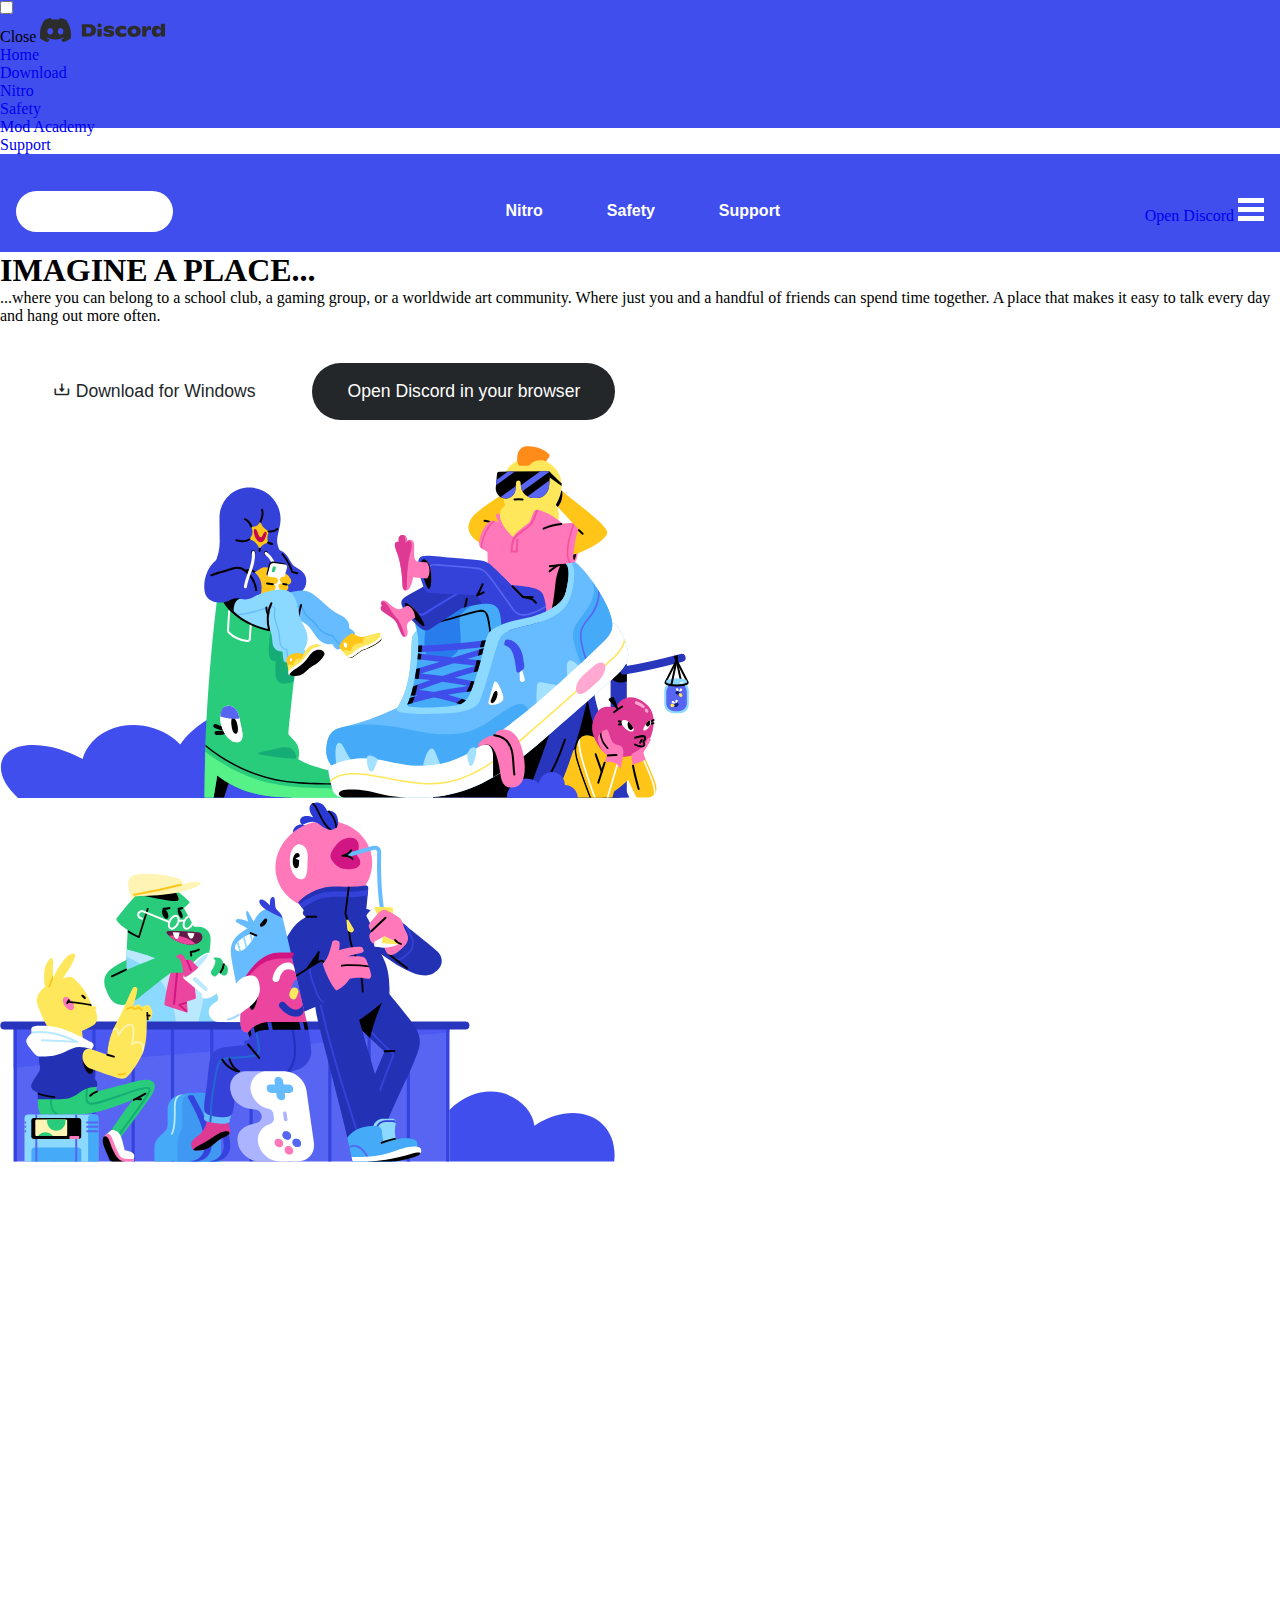
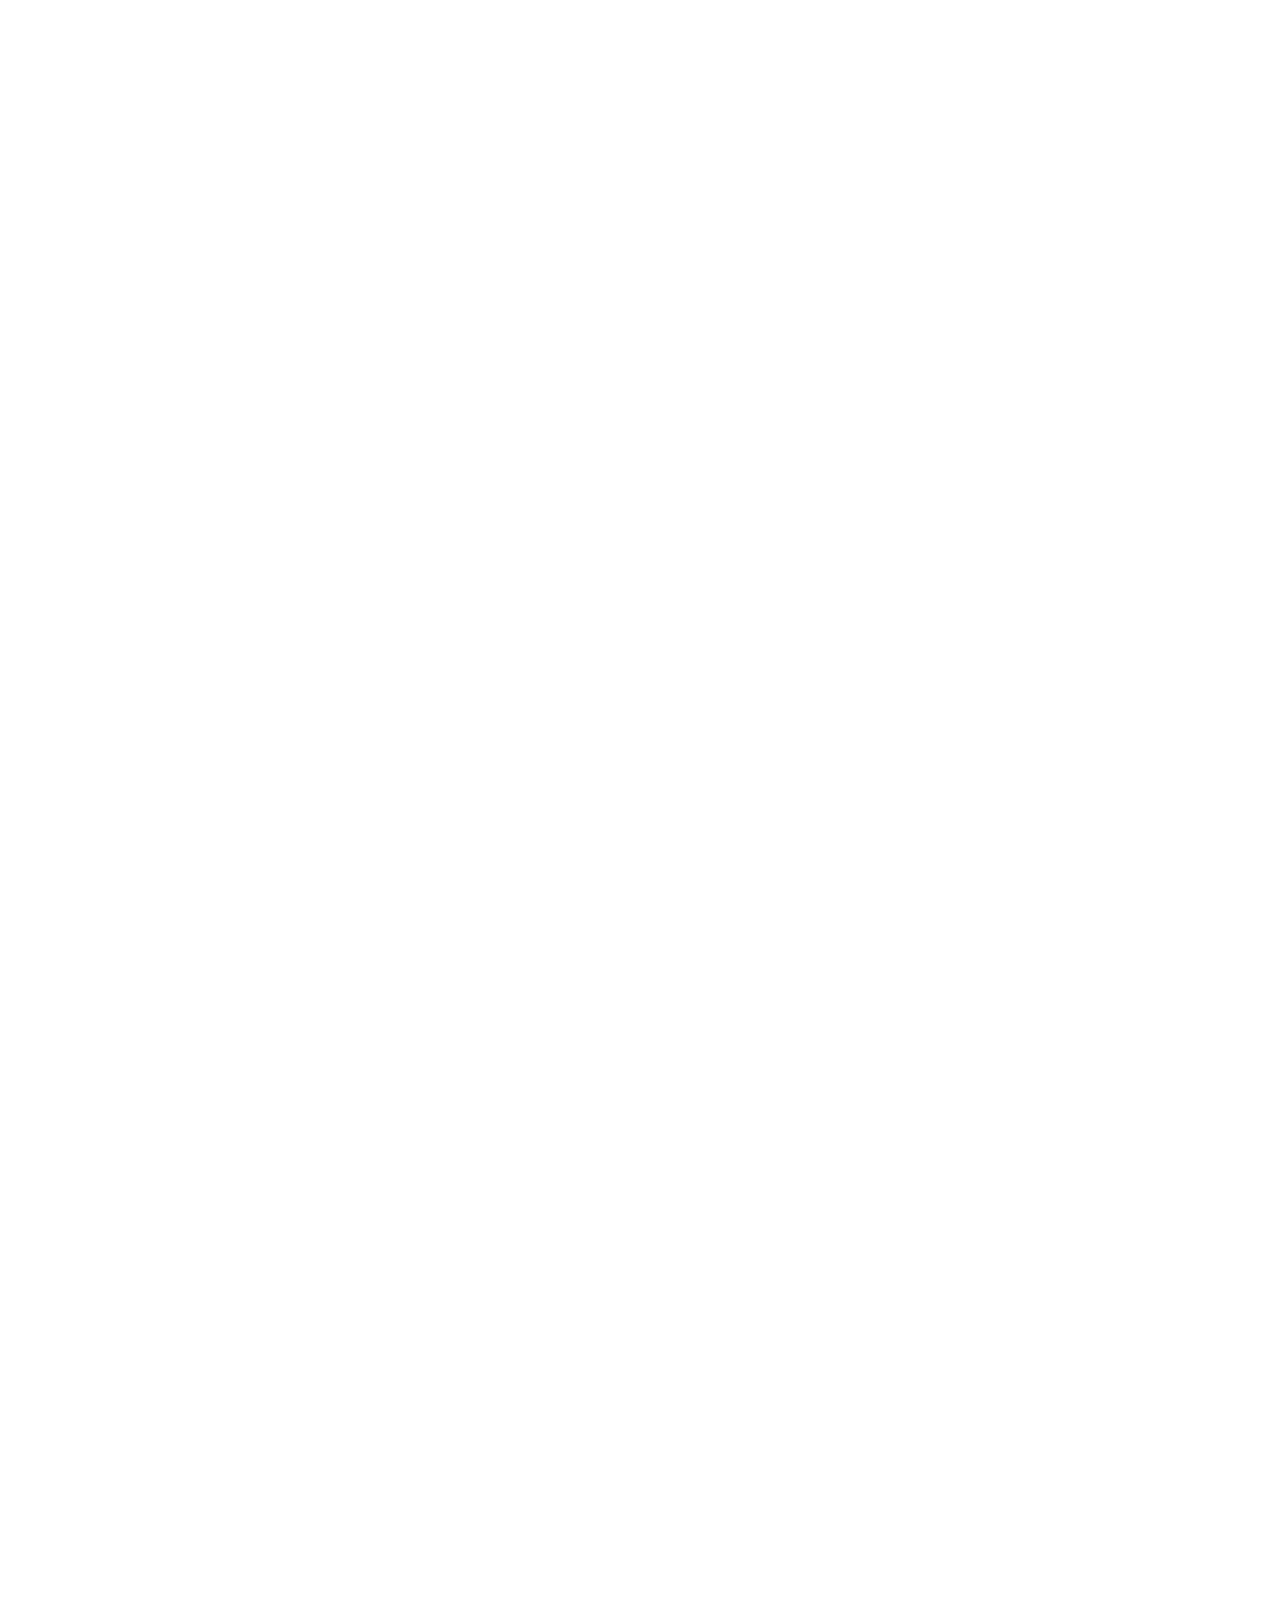
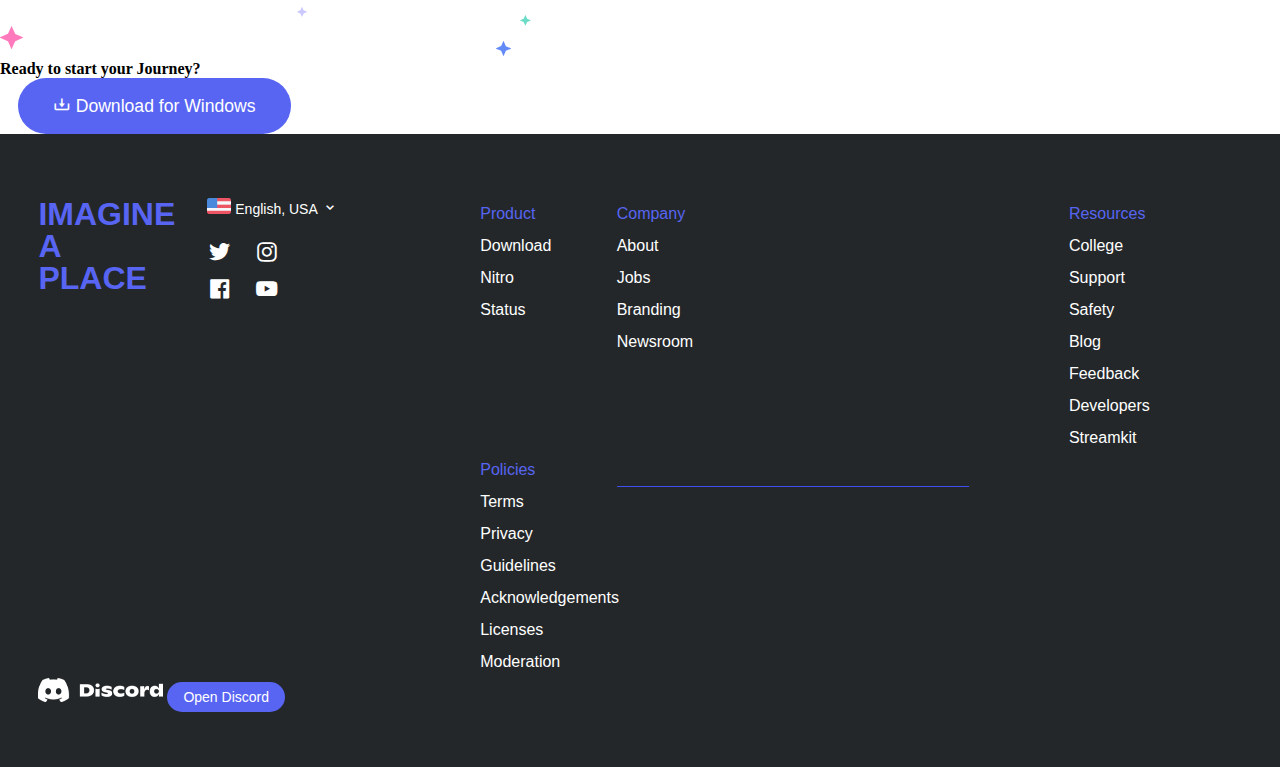
<file: index.html>
<!DOCTYPE html>
<html lang="en">

<head>
    <meta charset="UTF-8">
    <meta http-equiv="X-UA-Compatible" content="IE=edge">
    <meta name="viewport" content="width=device-width, initial-scale=1.0">
    <link rel="stylesheet" href="./styles/style.css">

    <link rel="preconnect" href="https://fonts.googleapis.com">
    <link rel="preconnect" href="https://fonts.gstatic.com" crossorigin>

    <link
        href="https://fonts.googleapis.com/css2?family=Montserrat:wght@100;200;300;400;500;600;700;800;900&display=swap"
        rel="stylesheet">

    <link rel="preconnect" href="https://fonts.googleapis.com">
    <link rel="preconnect" href="https://fonts.gstatic.com" crossorigin>
    <link href="https://fonts.googleapis.com/css2?family=Seymour+One&display=swap" rel="stylesheet">

    <link rel="preconnect" href="https://fonts.googleapis.com">
    <link rel="preconnect" href="https://fonts.gstatic.com" crossorigin>
    <link
        href="https://fonts.googleapis.com/css2?family=Montserrat:wght@100;200;300;400;500;600;700;800;900&family=Seymour+One&display=swap"
        rel="stylesheet">


    <link rel="preconnect" href="https://fonts.googleapis.com">
    <link rel="preconnect" href="https://fonts.gstatic.com" crossorigin>
    <link
        href="https://fonts.googleapis.com/css2?family=Montserrat:wght@100;200;300;400;500;600;700;800;900&family=Roboto:wght@100;400;500;700;900&family=Seymour+One&display=swap"
        rel="stylesheet">
    <link href='https://unpkg.com/boxicons@2.0.9/css/boxicons.min.css' rel='stylesheet'>

    <script src="./scripts/script.js"></script>


    <title>Discord Homepage FED</title>
</head>

<body>


        <section class="slide-menu">

            <input id="slide-menu-right-2" class="menu-toggle" type="checkbox" />

            <section class="menu-wrap">

                <label for="slide-menu-right-2" class="menu-close">Close</label>        
                <!-- <h1 class="menu-title">Menu 2</h1> -->
                <img src="images/Discord-logo2-dark.png" alt="">

                <div class="spacermenu"></div>

                <nav class="menu-list">
                    <ul>
                        <li>
                            <a href="#"><span  class="active">Home</span></a>
                            <!-- <a href="#">Home</a> -->
                        </li>
                        <li>
                            <a href="#">Download</a>
                        </li>
                        <li>
                            <a href="#">Nitro</a>
                        </li>
                        <li>
                            <a href="#">Safety</a>
                        </li>
                        <li>
                            <a href="#">Mod Academy</a>
                        </li>
                        <li>
                            <a href="#">Support</a>
                        </li>
                    </ul>
                </nav>
            </section>
            <label for="slide-menu-right-2" class="menu-overlay"></label>
        </section>

    <header>
        <a href="index.html"><img src="images/Discord-logo2.png" alt="logo"></a>
        <nav>
            <ul>
                <li><a class="nav-link" href="download.html">Download</a></li>
                <li><a class="nav-link" href="#">Nitro</a></li>
                <li><a class="nav-link" href="#">Safety</a></li>
                <li><a class="nav-link" href="#">Support</a></li>
            </ul>
        </nav>

        <div>
        <a class="Nav-bttn-right" href="#">Open Discord</a>
        <!-- <button><i class="bx bx-menu btn-open"></i></button> -->
        <!-- <label for="slide-menu-right-2" class="menu-button">
            <span></span>
            <span></span>
            <span></span>
        </label> -->
        <!-- <label for="slide-menu-right-2" class="menu-button">
            <i class="bx bx-menu btn-open">
        </label> -->

        <label for="slide-menu-right-2" class="menu-button">
            <img src="images/menu.png" alt="">
        </label>

        </div>
    </header>

    <!-- <section class="mobile-menu">
        <div>
        <a href="index.html"><img src="images/Discord-logo2-dark.png" alt="logo"></a>
        <button><i class="bx bx-x btn-close"></i></button>
        <div class="spacermenu"></div>
        </div>
        <nav>
            <ul>
                <li><a class="nav-link" href="download.html">Download</a></li>
                <li><a class="nav-link" href="#">Nitro</a></li>
                <li><a class="nav-link" href="#">Safety</a></li>
                <li><a class="nav-link" href="#">Support</a></li>
            </ul>
        </nav>

        <div>
        <a class="Nav-bttn-right" href="#">Open Discord</a>
        </div>
    </section> -->



    <main>

        <section>
            <div>
                <article>
                    <!-- <div> -->

                    <h1>IMAGINE A PLACE...</h1>
                    <p>...where you can belong to a school club, a gaming group, or a worldwide art community. Where
                        just
                        you
                        and a handful of friends can spend time together. A place that makes it easy to talk every day
                        and
                        hang
                        out more often.
                    </p>
                    <a class="bttn-light bttn-large" href="#"><i class="bx bx-download"></i> Download for Windows</a>
                    <a class="bttn-dark bttn-large" href="#">Open Discord in your browser</a>
                    <!-- </div> -->
                </article>

            </div>
            <img src="images/headerimgleft.svg" alt="header image on the left">
            <img src="images/headerimgright.svg" alt="header image on the right">
        </section>

        <section>
            <article class="reveal">
                <img src="images/discordimg1.svg" alt="Discord User interface showcase">
                <div>
                    <h2>Create an invite-only place where you belong</h2>
                    <p> Discord servers are organized into topic-based channels where you can collaborate, share, and
                        just talk
                        about your day without clogging up a group chat.
                    </p>
                </div>
            </article>
        </section>

        <section>
            <article class="reveal">
                <img src="images/discordimg2.svg" alt="Discord User interface showcase" class="order-2">

                <div class="order-1">
                    <div>
                    <h2>Where hanging out is easy</h2>
                    <p> Grab a seat in a voice channel when you’re free. Friends in your server can see you’re around
                        and
                        instantly pop in to talk without having to call.
                    </p>
                </div>

                </div>
            </article>
        </section>

        <section>
            <article class="reveal">
                <img src="images/discordimg3.svg" alt="Discord User interface showcase">
                <div>
                    <h2>From few to a fandom</h2>
                    <p> Get any community running with moderation tools and custom member access. Give members special
                        powers,
                        set up private channels, and more.
                    </p>
                </div>
            </article>
        </section>

        <section>

            <article class="reveal">
                <h3>RELIABLE TECH FOR STAYING CLOSE</h3>
                <p>Low-latency voice and video feels like you’re in the same room. Wave hello over video, watch friends
                    stream their games, or gather up and have a drawing session with screen share.
                </p>
                <img src="images/section3img.svg" alt="Discord User interface showcase">
            </article>

        </section>

        <section>
            <div>
                <img src="images/sparkles.svg" alt="sparkles">
                <h4>Ready to start your Journey?</h4>
                <a class="download-bttn bttn-large" href=""><i class="bx bx-download"></i> Download for Windows</a>
            </div>
        </section>

    </main>

    <footer>
        <div>
        <h5>IMAGINE A PLACE</h5>

        
            <section>
            <article>
                <img src="images/languageimg.png" alt="">
                <span>English, USA</span> <i class="bx bx-chevron-down"></i>
            </article>

            <section>
                <a href="" class="social-link">
                    <i class="bx bxl-twitter"></i>
                </a>
                <a href="" class="social-link">
                    <i class="bx bxl-instagram"></i>
                </a>
                <a href="" class="social-link">
                    <i class="bx bxl-facebook-square"></i>
                </a>
                <a href="" class="social-link">
                    <i class="bx bxl-youtube"></i>
                </a>
            </section>
            </section>
            <!-- <aside>
                <a href="" class="social-link"><i class="bx bxl-twitter"></a>
                <a href="" class="social-link"><i class="bx bxl-instagram"></a>
                <a href="" class="social-link"><i class="bx bxl-facebook-square"></a>
                <a href="" class="social-link"><i class="bx bxl-youtube"></i></a>
                </aside>

        </section> -->
    

            <div class="spacer"></div>


            <!-- <nav> -->
                <ul>
                    <label>Product</label>
                    <li><a href="">Download</a></li>
                    <li><a href="">Nitro</a></li>
                    <li><a href="">Status</a></li>
                </ul>

                <ul>
                    <label>Company</label>
                    <li><a href="">About</a></li>
                    <li><a href="">Jobs</a></li>
                    <li><a href="">Branding</a></li>
                    <li><a href="">Newsroom</a></li>
                </ul>

                <ul>
                    <label>Resources</label>
                    <li><a href="">College</a></li>
                    <li><a href="">Support</a></li>
                    <li><a href="">Safety</a></li>
                    <li><a href="">Blog</a></li>
                    <li><a href="">Feedback</a></li>
                    <li><a href="">Developers</a></li>
                    <li><a href="">Streamkit</a></li>
                </ul>

                <ul>
                    <label>Policies</label>
                    <li><a href="">Terms</a></li>
                    <li><a href="">Privacy</a></li>
                    <li><a href="">Guidelines</a></li>
                    <li><a href="">Acknowledgements</a></li>
                    <li><a href="">Licenses</a></li>
                    <li><a href="">Moderation</a></li>
                </ul>
            <!-- </nav> -->
            <div class="divider"></div>

        </div>



            <section>
                <a href=""><img src="images/Discord-logo2.png" alt="logo"></a>
                <a href="" class="footer-bttn">Open Discord</a>
            </section>

    </footer>




</body>

</html>
</file>
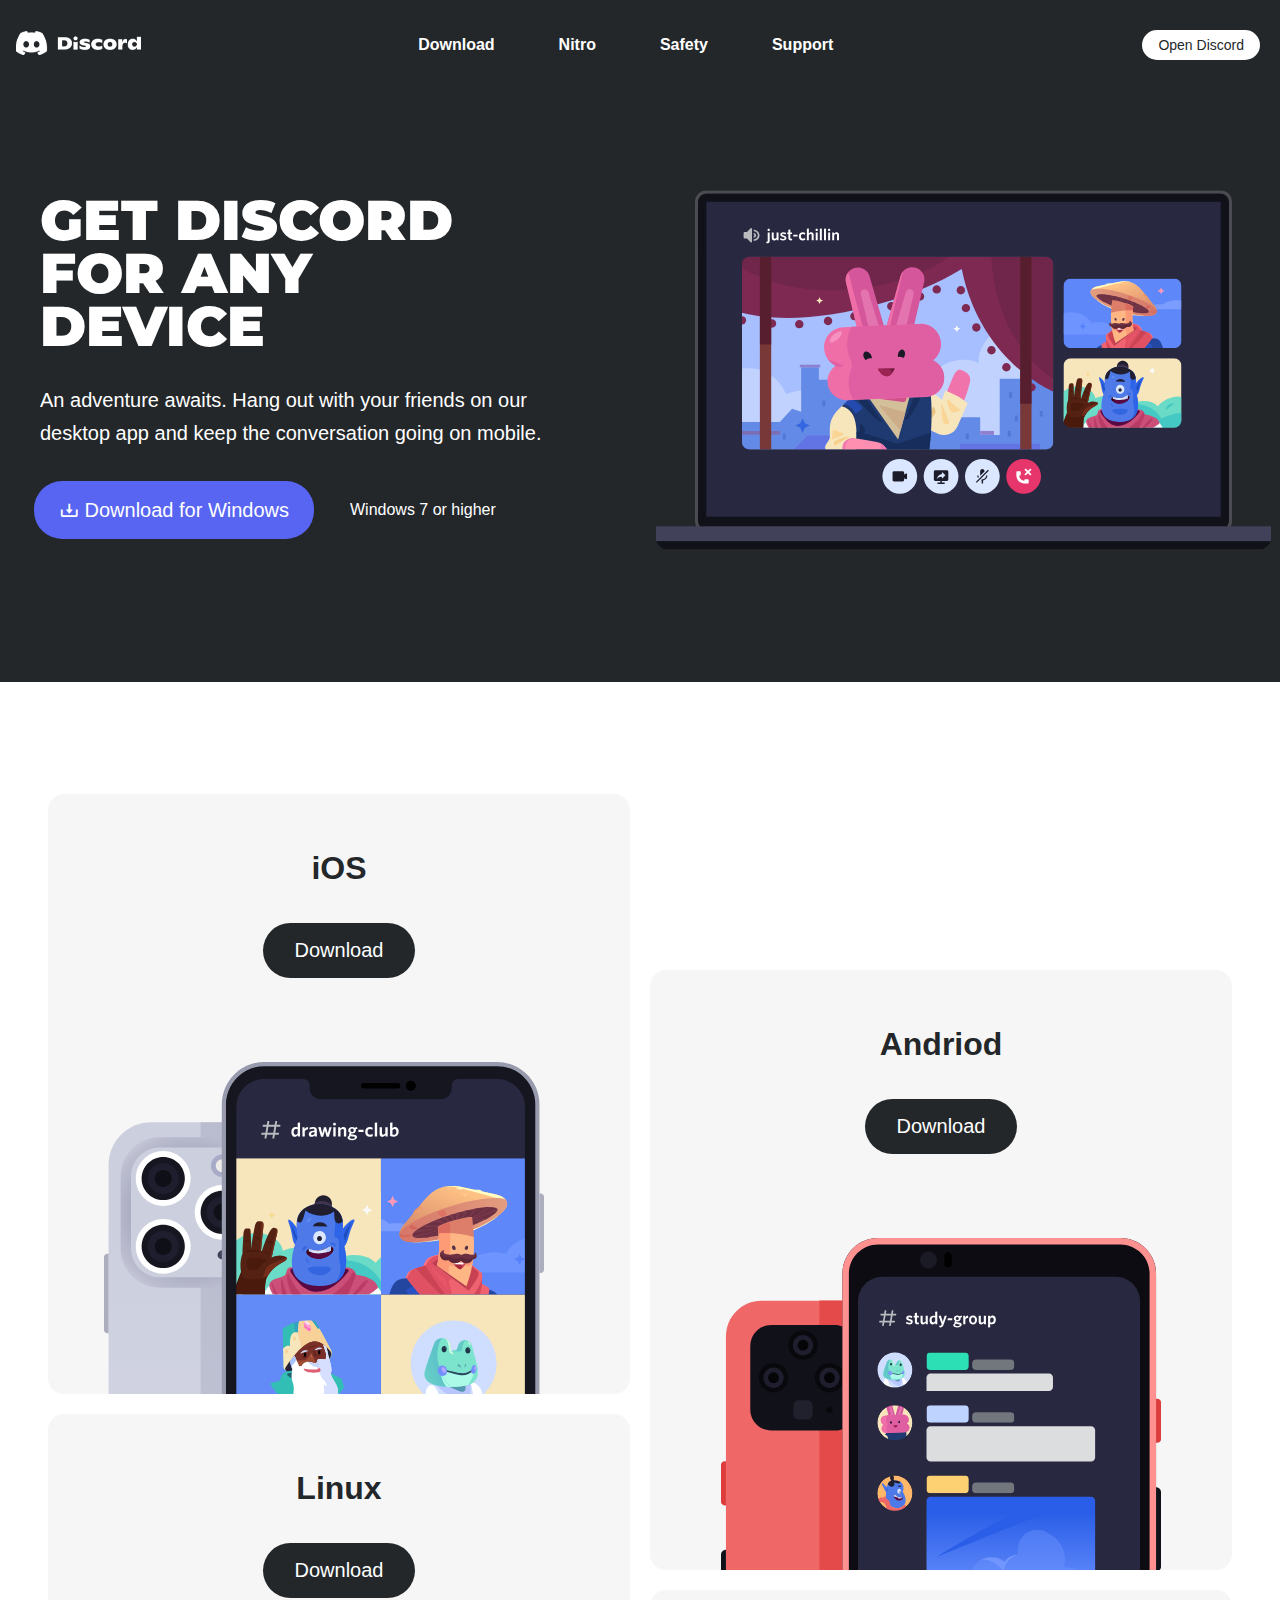
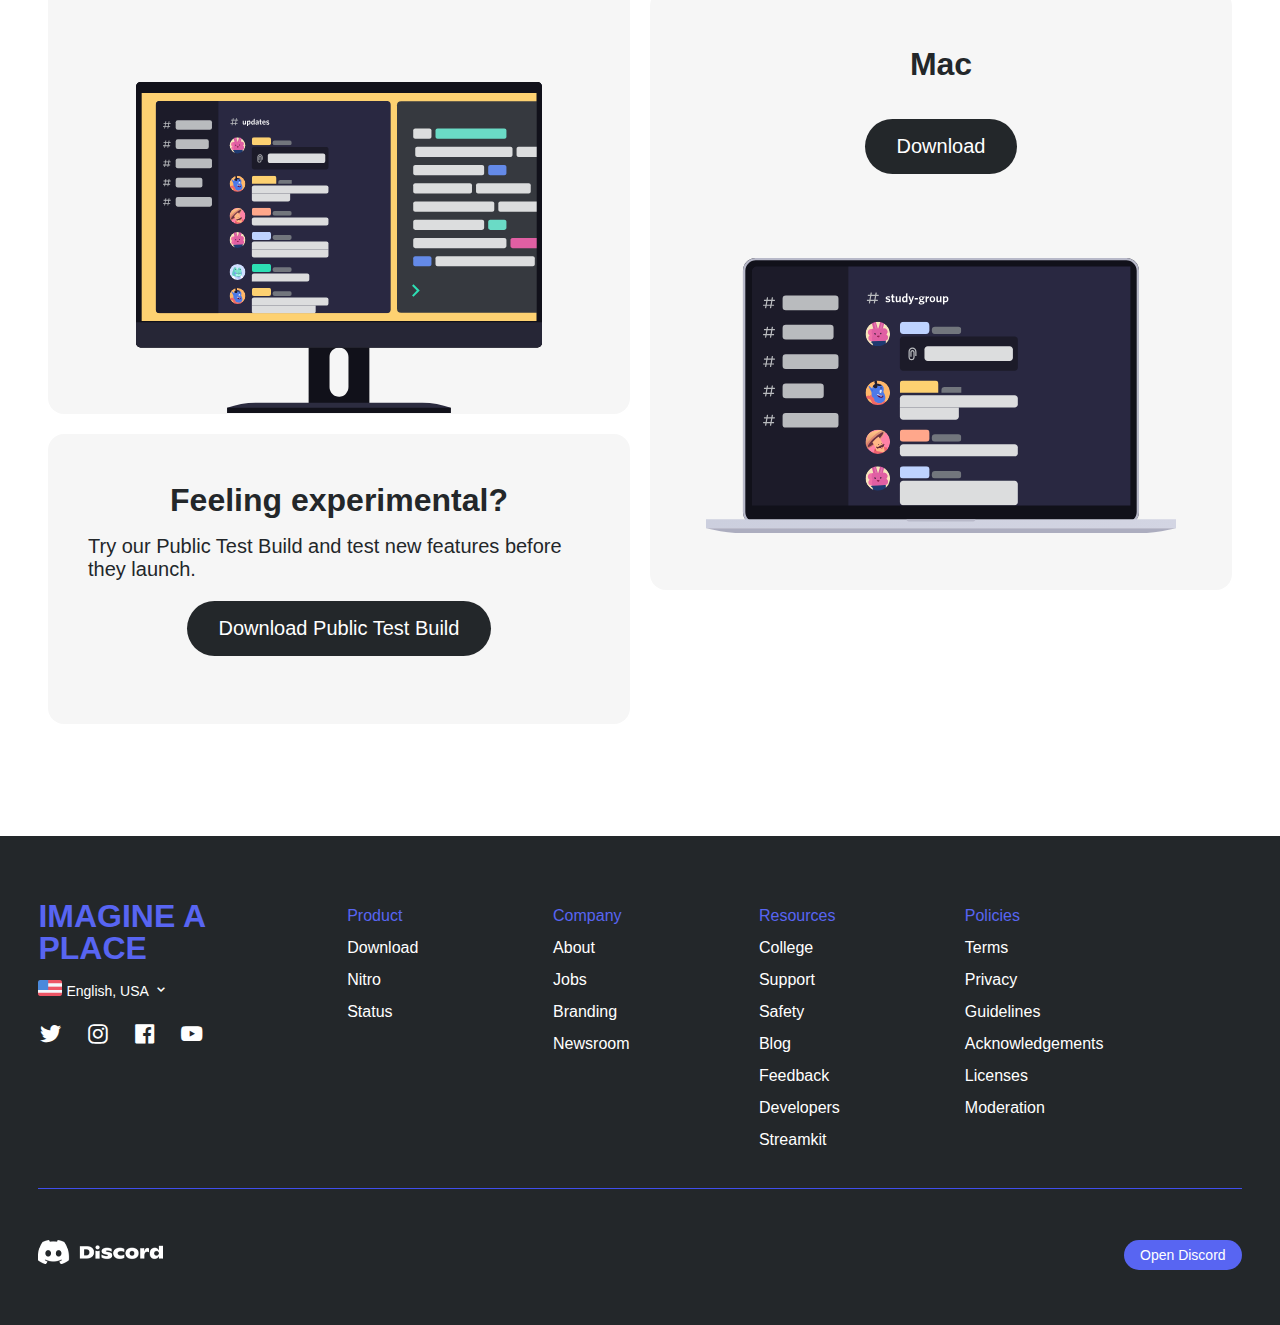
<file: download.html>
<!DOCTYPE html>
<html lang="en">

<head>
    <meta charset="UTF-8">
    <meta http-equiv="X-UA-Compatible" content="IE=edge">
    <meta name="viewport" content="width=device-width, initial-scale=1.0">
    <link rel="stylesheet" href="./styles/style.css">

    <link rel="preconnect" href="https://fonts.googleapis.com">
    <link rel="preconnect" href="https://fonts.gstatic.com" crossorigin>

    <link
        href="https://fonts.googleapis.com/css2?family=Montserrat:wght@100;200;300;400;500;600;700;800;900&display=swap"
        rel="stylesheet">

    <link rel="preconnect" href="https://fonts.googleapis.com">
    <link rel="preconnect" href="https://fonts.gstatic.com" crossorigin>
    <link href="https://fonts.googleapis.com/css2?family=Seymour+One&display=swap" rel="stylesheet">

    <link rel="preconnect" href="https://fonts.googleapis.com">
    <link rel="preconnect" href="https://fonts.gstatic.com" crossorigin>
    <link
        href="https://fonts.googleapis.com/css2?family=Montserrat:wght@100;200;300;400;500;600;700;800;900&family=Seymour+One&display=swap"
        rel="stylesheet">


    <link rel="preconnect" href="https://fonts.googleapis.com">
    <link rel="preconnect" href="https://fonts.gstatic.com" crossorigin>
    <link
        href="https://fonts.googleapis.com/css2?family=Montserrat:wght@100;200;300;400;500;600;700;800;900&family=Roboto:wght@100;400;500;700;900&family=Seymour+One&display=swap"
        rel="stylesheet">
    <link href='https://unpkg.com/boxicons@2.0.9/css/boxicons.min.css' rel='stylesheet'>

    <title>Discord Secondpage FED</title>

</head>

    <!-- ik heb de body een class gegeven om zo een kleur achter de header te kunnen zetten. 
    Dit heb ik gedaan vanwege het feit dat er een kleine rand van 1px onder de header zat, ondanks het feit
    dat er al een background color op stond. -->

<body class="body2">

    <!-- Navigation section start -->

    <header>
        <a href="index.html"><img src="images/Discord-logo2.png" alt="Discord logo, go to the Homepage"></a>

        <button aria-label="menu openen"></button>

        <nav>
            <ul>
                <li>
                    <a href="index.html">Home</a>
                </li>
                <li>
                    <a href="download.html"><span class="active-state">Download</span></a>
                </li>
                <li>
                    <a href="#">Nitro</a>
                </li>
                <li>
                    <a href="#">Safety</a>
                </li>
                <li>
                    <a href="#">Mod Academy</a>
                </li>
                <li>
                    <a href="#">Support</a>
                </li>

            </ul>

            <button aria-label="menu sluiten"></button>

            <a class="in-menu-bttn" href="#"><i class="bx bx-download"></i> Download for Windows</a>

        </nav>

        <a href="#">Open Discord</a>
    </header>

    <!-- Navigation section end -->

    <main>

    <!-- Hero section start -->

        <section class="hero-section-page2">
            <div>
                <article>

                    <div>
                        <h1>GET DISCORD FOR ANY DEVICE</h1>
                        <p>An adventure awaits. Hang out with your friends on our desktop app and keep the conversation
                            going on mobile.
                        </p>
                    </div>

                    <div>
                        <a class="bttn-page2-cta" href="#"><i class="bx bx-download"></i> Download for Windows</a>
                        <p>Windows 7 or higher</p>
                    </div>
                </article>
                <img src="images/hero-img1-page2.svg" alt="header image on the left">
            </div>

        </section>

    <!-- Hero section end -->

    <!-- Mid section start -->

        <section class="page2-sec1">

            <section>

                <article>
                    <div>
                        <h2>iOS</h2>
                        <a class="bttn-page2-dwnld" href="#">Download</a>
                    </div>
                    <img src="images/page2-sec1-img1.svg" alt="Iphone with the Discord app displaying on it">
                </article>

                <article>
                    <div>
                        <h2>Andriod</h2>
                        <a class="bttn-page2-dwnld" href="#">Download</a>
                        <img src="images/page2-sec1-img2.svg" alt="Android phone with the Discord app displaying on it">
                    </div>
                </article>

                <article>
                    <div>
                        <h2>Linux</h2>
                        <a class="bttn-page2-dwnld" href="#">Download</a>
                        <img src="images/page2-sec1-img3.svg" alt=" PC monitor with Discord displaying on it">
                    </div>
                </article>

                <article>
                    <div>
                        <h2>Mac</h2>
                        <a class="bttn-page2-dwnld" href="#">Download</a>
                        <img src="images/page2-sec1-img4.svg" alt="Macbook with Discord displaying on it">
                    </div>
                </article>

                <article>
                    <div>
                        <h2>Feeling experimental?</h2>
                        <p>Try our Public Test Build and test new features before they launch.</p>
                        <a class="bttn-page2-dwnld" href="#">Download Public Test Build</a>
                    </div>
                </article>

            </section>

        </section>

    <!-- Mid section end -->

    </main>

    <!-- Footer section start -->

    <footer>
        <div>

            <section>

                <article>
                    <H5>IMAGINE A PLACE</H5>
                    <img src="images/languageimg.png" alt="U.S. flag">
                    <span>English, USA</span> <i class="bx bx-chevron-down"></i>
                </article>

                <section>
                    <a href="" class="social-link">
                        <i class="bx bxl-twitter"></i>
                    </a>
                    <a href="" class="social-link">
                        <i class="bx bxl-instagram"></i>
                    </a>
                    <a href="" class="social-link">
                        <i class="bx bxl-facebook-square"></i>
                    </a>
                    <a href="" class="social-link">
                        <i class="bx bxl-youtube"></i>
                    </a>
                </section>



            </section>

            <ul>
                <label>Product</label>
                <li><a href="">Download</a></li>
                <li><a href="">Nitro</a></li>
                <li><a href="">Status</a></li>
            </ul>

            <ul>
                <label>Company</label>
                <li><a href="">About</a></li>
                <li><a href="">Jobs</a></li>
                <li><a href="">Branding</a></li>
                <li><a href="">Newsroom</a></li>
            </ul>

            <ul>
                <label>Resources</label>
                <li><a href="">College</a></li>
                <li><a href="">Support</a></li>
                <li><a href="">Safety</a></li>
                <li><a href="">Blog</a></li>
                <li><a href="">Feedback</a></li>
                <li><a href="">Developers</a></li>
                <li><a href="">Streamkit</a></li>
            </ul>

            <ul>
                <label>Policies</label>
                <li><a href="">Terms</a></li>
                <li><a href="">Privacy</a></li>
                <li><a href="">Guidelines</a></li>
                <li><a href="">Acknowledgements</a></li>
                <li><a href="">Licenses</a></li>
                <li><a href="">Moderation</a></li>
            </ul>


        </div>

        <div class="divider"></div>

        <div>
            <a href=""><img src="images/Discord-logo2.png" alt="Discord logo, go to the Homepage"></a>
            <a href="" class="footer-bttn">Open Discord</a>
        </div>

    </footer>

    <!-- Footer section end -->

    <script src="./scripts/script.js"></script>
</body>

</html>
</file>
<file: styles/style.css>
@font-face {
  font-family: 'Whiteny Light' ;
  src: url('../assets/whitneylight.woff') format('woff');
}

@font-face {
  font-family: 'Whiteny Medium' ;
  src: url('../assets/whitneymedium.woff') format('woff');
}
@font-face {
  font-family: 'Whiteny Bold' ;
  src: url('../assets/whitneybold.woff') format('woff');
}

:root {

  --light-clr: #FFF;
  --dark-clr: #23272A;
  --brand-clr: #404eed;
  --brand-clr-light: #5865f2;
  --off-white-clr: #f6f6f6;
  --brand-clr-hover: #7983f5;
  --dark-clr-hover: #36393f;
  --line-clr: #afafaf;
  --link-clr: #00B0F4;
  --box-shadow: 0 .5em 1em rgb(3 2 2 /0.25);


  --general-font-size: 2rem;
  --mid-font-size: 1em;
  --large-font-size: 1.25em;
  --primary-title-font-size: 4rem;
  --secondary-title-font-size: 1.25em;
  --last-sec-font-size: 1.25em;
  --main-font-family-light: 'Whitney Light', sans-serif;
  --main-font-family-medium: 'Whitney Medium', sans-serif;
  --main-font-family-bold: 'Whitney Bold', sans-serif;
  --font-titles: 'Seymour One', sans-serif;
  --font-big: 'Montserrat', sans-serif;

  --num-of-grid-columns: 4;
  --section-spacing: 5.6rem 2.4rem;
  --section-spacing2: 3.5em 1.5em;
  --container-width: 126rem;

}

*,
*::before,
*::after {
  box-sizing: border-box;
  margin: 0; /* wordt tegenwoordig meesatel niet meer gedaan */
  padding: 0; /* wordt tegenwoordig meesatel niet meer gedaan */
}

html {
  background-image: linear-gradient(var(--brand-clr) 8em, transparent 8em);
}

html .body2{
  background-image: linear-gradient(var(--dark-clr) 8em, transparent 8em);
}

body {
  margin:0;
}

section {
  max-width: 100%;
}

button {
  appearance:none;
  font:inherit;
  cursor: pointer;
}

a {
  display: inline-block;
  text-decoration: none;
}

img {
  max-width: 100%;
}

/* *******************************************
****************  NAV SECTION  ***************
******************************************* */

header {
  background-color: var(--brand-clr);
  display: flex;
  justify-content: space-between;
  align-items: center;
  max-width:80.75em;
  margin:0 auto;
  padding:.25em 1.25em .25em 1em;
  box-shadow: none;
}

.body2 header {
  background-color: var(--dark-clr);
  display: flex;
  justify-content: space-between;
  align-items: center;
  max-width:80.75em;
  margin:0 auto;
  padding:.25em 1.25em .25em 1em;
}


/**********************/
/* menu openen button */
header > button {
  width: 3.75em;
  height: 3.375em;

  background-color:transparent;
  background-image:url(../images/menu.png);
  background-repeat:no-repeat;
  background-position:center;
  border:none;

  transition: .3s;
}

header > button:hover,
header > button:focus {
  background-color: transparent;
}

/********/
/* menu */
header nav {
  position:fixed;
  right:0;
  top:0;
  bottom:0;
  z-index: 999;
  
  width: 18.75em;
  padding: 4.625em 0 2.5em;
  transform: translateX(100%);
  
  background-color: var(--light-clr); 
  background-image: url("../images/Discord-logo2-dark.png");
  background-repeat:no-repeat;
  background-position:2em 1.375em;
  border-radius: 1.25em 0 0 1.25em;

  transition:transform .3s;  

/* box-shadow:0 0 0 10000px rgba(0,0,0,.50); */

}


header nav:focus-within, /* menu klapt ook uit als je er in tabt */
header nav.menuOpen {
  transform: none;
}

/* lijstje met items */
header nav ul {
  position: relative;

  display:flex;
  flex-direction: column;
  gap:.4em;

  margin:0;
  /* padding:0; */
  padding: 1em 3em 1em 1em;
  list-style:none;
  
}

/* lijn boven lijstje met items */
header nav ul::before {
  content:"";
  display:block;
  height:1px;
  margin:0 1.875em 2.4em;
  background-color: var(--line-clr); /* custom prop van maken */
  box-shadow: 0;
}

/* links in het menu */
header nav ul a {
  display: block;
  padding: .625em 2.5em;

  border-radius: 1.875em;

  font-family: var(--main-font-family-light);
  font-size: var(--mid-font-size);
  line-height: 1.15;
  outline-style:none;
  color: var(--dark-clr);
}

header nav ul a:hover,
header nav ul a:focus-visible {
  /* background: #F6F6F6;  */
  /* custom prop van maken */
  text-decoration: underline;
}

header nav ul a:active {
  color: var(--link-clr); 
} 

/* menu sluiten button */
header nav button {
  position: absolute;
  right: 0;
  top: 0;
  
  width: 45px;
  height: 61px;
  
  background-size: 15px 15px;
  background-color:transparent;
  background-image: url('../images/close.svg');
  background-repeat:no-repeat;
  background-position:center;
  border:none;

  transition: .3s;
}

header nav button:hover,
header nav button:focus { 
  background-color: var(--light-clr);
} 


/****************/
/* discord link */
header > a:last-of-type {
  display:none; /* niet accessible maar a la voor nu */
}

.active-state {
  background-color: var(--off-white-clr);
  padding: 1em 7.5rem 1em 1em;
  margin-left: -1em;
  border-radius: 0.5em;
  color: var(--link-clr); 
  max-width: 247.76px;
}

.active-state :hover{
text-decoration-color:var(--link-clr);
text-decoration: underline var(--link-clr);
color: var(--link-clr);
}

.in-menu-bttn{
  display: block;
  text-decoration: none;
  font-family: var( --main-font-family-medium);
  font-size: var(--mid-font-size);
  font-weight: 500;
  padding: 1em 16px;
  background-color: var(--brand-clr-light);
  color: var(--light-clr);
  border: none;
  border-radius: 50px;
  cursor: pointer;
  transition: all 0.3s ease 0s;
  display: flex;
  align-items: center;
  justify-content: center;
  white-space: pre;
  margin-left: 1em;
  margin-right: 1em;
  margin-top: 95%;
  
}

@media (min-width:1024px) {
  header {
    padding:1em 1em 0 1em;
  }


  /**********************/
  /* menu openen button */
  header > button {
    display:none;
  }


  /********/
  /* menu */
  header nav {
    position:relative;
    transform:none;

    width:auto;
    padding:0;

    background:none;
  }

  /* menu sluiten button */
  header nav button {
    display:none;
  }

  /* lijstje met items */
  header nav ul {
    flex-direction: row;
    gap:2em;
  }

  /* lijn boven lijstje met items */
  header nav ul::before {
    content:none;
  }

  /* item in menu */
  header nav ul li:nth-of-type(1),
  header nav ul li:nth-of-type(5) {
    display:none;
  }

  /* links in het menu */
  header nav ul a {
    padding: 0 1em;
    
    border-radius:0;
    
    font-family: var(--main-font-family-bold);
    font-weight: bold;
    line-height: 3.125;
    color: var(--light-clr);
  }

  header nav ul a:hover,
  header nav ul a:focus-visible {
    background: none;
    
  }

  header nav ul a:hover {
    text-decoration: underline;
  }

  header nav ul a:focus-visible {
    outline-style: auto;
  }

  header nav ul a:active {
    color: var(--link-clr);
    background: none;
    text-decoration: underline;
  } 


  /****************/
  /* discord link */
  header > a:last-of-type {
    display:block; /* niet accessible maar a la voor nu */
    padding: 7px 16px;

    background-color: var(--light-clr);
    border-radius: 3em;

    font-family: var( --main-font-family-medium);
    font-size: 0.875em;
    font-weight: 500;
    color: var(--dark-clr);

    transition: .3s ease;
  }

  header > a:last-of-type:hover,
  header > a:last-of-type:focus {
    color: var(--brand-clr);
    box-shadow: var(--box-shadow);
  }

  .active-state {
    background-color: transparent;
    padding: 0;
    margin-left: 0;
    border-radius: 0;
    color: var(--light-clr);
    max-width: 0;
  }
}

@media (min-width:1024px) {
.in-menu-bttn{
  display: none;
}
}


/* *******************************************
**********  HERO SECTION PAGE 1  *************
******************************************* */

.hero-section-page1 {
  background-color: var(--brand-clr);
  padding: var(--section-spacing2);
}

.hero-section-page1 div {
display: grid;
grid-template-columns: repeat(var(--num-of-grid-columns), 1fr);
gap: 0 2rem;
}

.hero-section-page1 article {
  grid-column: span var(--num-of-grid-columns);
  color: var(--light-clr)
}

.hero-section-page1 article h1{
  font-family: var(--font-big);
  font-weight: 900;
  font-size: 1.5em;
  line-height: 120%;
}

.hero-section-page1 article p{
  font-family: var(--main-font-family-light);
  line-height: 1.625;
  margin-top: 1.5em;
  font-size: var(--mid-font-size);
}

.bttn-large {
  padding: 1em 2em;
  border-radius: 2.8rem;
  font-size: 1.1em;
  font-family: var(--main-font-family-medium);
}

.hero-section-page1 a:first-of-type:hover,
 .hero-section-page1 a:first-of-type:focus {
    color: var(--brand-clr);
    box-shadow: var(--box-shadow);
  }


.hero-section-page1 a:last-of-type:hover,
 .hero-section-page1 a:last-of-type:focus {
   background-color: var(--dark-clr-hover);
    box-shadow: var(--box-shadow);
  }

.bttn-light {
  margin-top: 2.4rem;

  background-color: var(--light-clr);
  color: var(--dark-clr);
}

.bttn-dark {
  background-color: var(--dark-clr);
  color: var(--light-clr);
  margin-top: 2.4rem;
  transition: background-color .5s;
  margin-bottom: 1.5em;
}

.hero-section-page1 img:first-of-type{
  display: block;

  position: relative;
  z-index: 1;
  margin-left: -80px;
  margin-bottom: -3.5em;
}

.hero-section-page1 img:last-of-type{
  display: none;

}

@media screen and (min-width: 768px) {

  :root {
      --primary-title-font-size: 5.6rem;
      --secondary-title-font-size: 3.4rem;
      --num-of-grid-columns: 8;
      --section-spacing: 8rem 4rem;
      --container-width: 126rem;
  }

  .hero-section-page1 {
      min-height: 30em;
  }
  
  .hero-section-page1 article{
      grid-column: span 5;
      z-index: 2;
  }

  .hero-section-page1 article p{
      margin: 2rem 0 .8rem;
  }

  .hero-section-page1 img:first-of-type{
      margin: auto 0;
  }

  .hero-section-page1 article h1{
      font-family: var(--font-big);
      font-weight: 900;
      font-size: 3.5em;
      line-height: 120%;
  }

  .hero-section-page1 article p{
      font-family: var(--main-font-family-light);
      line-height: 1.625;
      margin-top: 1.5em;
      font-size: var(--mid-font-size);
  
  }

  .hero-section-page1 img:first-of-type {
      display: none;
  }

  .hero-section-page1 img:last-of-type {
      display: block;
      max-width: 38.4375em;
      position: relative;
      z-index: 1;
      margin-top: -17.2em;
      margin-bottom: -20em;
      overflow: hidden;
      bottom: 0;
      left: 50%;
      margin-left: 0px;

  }

  .hero-section-page1 {
      background-color: var(--brand-clr);
      background-position: center;
      min-height: 37em;
      background-position: center;
      background-repeat: no-repeat;
      background-size: cover;
      background-image: url(../images/headerbackground.svg);
      background-repeat: no-repeat;
      background-position:  center;
      overflow: hidden;
      }

}

@media screen and (min-width: 1016px) {
  .hero-section-page1 img:last-of-type {
  margin-bottom: -20em;
  }
} 

@media screen and (min-width: 1024px) {
  :root {
      --container-width: 70em;
      --num-of-grid-columns: 12;
      --section-spacing: 12rem 4rem;
      --secondary-title-font-size: 2.8em;
      --last-sec-font-size: 2.5em;
  }

  .hero-section-page1 article{
      grid-column: 3/span 8;
      text-align: center;
  }

  .hero-section-page1 article h1{
      font-family: var(--font-big);
      font-weight: 900;
      font-size: 3.5em;
      line-height: 120%;
  }

  .hero-section-page1 {
  background-color: var(--brand-clr);
  background-position: center;
  min-height: 33em;
  background-position: center;
  background-repeat: no-repeat;
  background-size: cover;
  background-image: url(../images/headerimgright.svg), url(../images/headerimgleft.svg), url(../images/headerbackground.svg);
  background-repeat: no-repeat;
  background-size: 41em auto, 41em auto, cover;
  background-position: calc(50vw - 10em + 33em) bottom, calc(50vw - 10em - 55em) bottom, center;
  }

  .hero-section-page1 div {
  display: grid;
  grid-template-columns:  repeat(var(--num-of-grid-columns), 1fr);
  gap: 0 1.25em;
  max-width: 1260px;;
}

.hero-section-page1 {
justify-content: center;
align-items: center;
display: grid;
}


.hero-section-page1 article p {
  font-size: var(--large-font-size);
}

.bttn-large {
  padding: 1em 2em;
  border-radius: 2.8rem;
  font-size: 1.1em;
  font-family: var(--main-font-family-medium);
  margin-left: 1em;
}

.hero-section-page1 img:last-of-type {
  display: none;
}

}


/* *******************************************
**************** MID SECTION 1 ***************
******************************************* */

.mid-section1-page1 article {
  display: grid;
  grid-template-columns: repeat(var(--num-of-grid-columns), 1fr);
  gap: 0 2rem;
  padding: var(--section-spacing2);
}

.mid-section1-page1 article img{
  margin-top: 2.4rem;
  grid-column: span 4;
}
.mid-section1-page1 article div{
  margin-top: 2rem;
  grid-column: span 4;
}

.mid-section1-page1 h2{
  font-family: var(--main-font-family-bold);
  font-size: var(--secondary-title-font-size);
}

.mid-section1-page1 p{
  font-family: var(--main-font-family-light);
  margin-top: 1.25em;
  font-size: var(--mid-font-size);
  line-height: 1.625;


}

@media screen and (min-width: 768px) {
.mid-section1-page1 img{
  margin: auto 0;
}
}

@media screen and (min-width: 1024px) {

  .mid-section1-page1 article{
  max-width: var(--container-width);
  margin: 0 auto;
  }

  .mid-section1-page1 article img{
      grid-column: span 7;
      margin: 0;
  }  

  .mid-section1-page1 article div{
      grid-column: 9/-1;
  }
  
  .mid-section1-page1 h2{
  font-family: var(--main-font-family-bold);
  font-size: var(--secondary-title-font-size);
  color: var(--dark-clr);
  }

  .mid-section1-page1 article div{
    margin-top: 2rem;
    grid-column: 9/-1;
  }

}


/* *******************************************
**************** MID SECTION 2 ***************
******************************************* */

.mid-section2-page1 {
  background-color: var(--off-white-clr);
}
.mid-section2-page1 article {
  display: grid;
  grid-template-columns: repeat(var(--num-of-grid-columns), 1fr);
  gap: 0 2rem;
  padding: var(--section-spacing2);
}

.mid-section2-page1 article img{
  margin-top: 2.4rem;
  grid-column: span 4;
}

.mid-section2-page1 article div{
  margin-top: 2rem;
  grid-column: span 4;
}

.mid-section2-page1 h2{
  font-family: var(--main-font-family-bold);
  font-size: var(--secondary-title-font-size);

}

.mid-section2-page1 p{
  font-family: var(--main-font-family-light);
  margin-top: 1.25em;
  font-size: var(--mid-font-size);
  line-height: 1.625;


}

@media screen and (min-width: 768px) {
  .order-1{
    order: 1;
  }
  .order-2{
      order: 2;
  }
  .mid-section2-page1 img{
    margin: auto 0;
  }
}

@media screen and (min-width: 1024px) {

  .mid-section2-page1 article{
  max-width: var(--container-width);
  margin: 0 auto;
  }

  .mid-section2-page1 article img{
    grid-column: 6/span 7;
    margin: 0;
  }  
  
  .order-1{
    grid-column: 1/span 4;
  }

  .order-2{
    grid-column: 6/order-1;
  }

  .mid-section2-page1 h2{
    font-family: var(--main-font-family-bold);
    font-size: var(--secondary-title-font-size);
    color: var(--dark-clr);

  }
  
  .mid-section2-page1 article div{
    display: flex;
    flex-direction: column;
    justify-content: center;
  }

  .order-1{
    grid-column: 1/span 4;
    order: 1;
  }

  .order-2{
    grid-column: 6/order 1;
    order: 2;

  }

  .mid-section2-page1 article {
    display: grid;
    grid-template-columns: repeat(var(--num-of-grid-columns), 1fr);
    gap: 0 2rem;
    padding: var(--section-spacing2);

    max-width: var(--container-width);
    margin: 0 auto;
  }

}


/* *******************************************
**************** MID SECTION 3 ***************
******************************************* */

.mid-section3-page1 article {
  display: grid;
  grid-template-columns: repeat(var(--num-of-grid-columns), 1fr);
  gap: 0 2rem;
  padding: var(--section-spacing2);
}

.mid-section3-page1 article img{
  margin-top: 2.4rem;
  grid-column: span 4;
}

.mid-section3-page1 article div{
  margin-top: 2rem;
  grid-column: span 4;
}

.mid-section3-page1 h2{
  font-family: var(--main-font-family-bold);
  font-size: var(--secondary-title-font-size);

}
.mid-section3-page1 p{
  font-family: var(--main-font-family-light);
  margin-top: 1.25em;
  font-size: var(--mid-font-size);
  line-height: 1.625;


}

@media screen and (min-width: 768px) {
.mid-section3-page1 img{
  margin: auto 0;
}
}

@media screen and (min-width: 1024px) {

  .mid-section3-page1 article{
  max-width: var(--container-width);
  margin: 0 auto;
  }

 .mid-section3-page1 article img{
      grid-column: span 7;
      margin: 0;
  }

   .mid-section3-page1 article div{
      grid-column: 9/-1;
  }
  
  .mid-section3-page1 h2{
  font-family: var(--main-font-family-bold);
  font-size: var(--secondary-title-font-size);
  color: var(--dark-clr);
  }

  }


/* *******************************************
**************** MID SECTION 4 ***************
******************************************* */


.mid-section4-page1 {
  display: grid;
  grid-template-columns: repeat(var(--num-of-grid-columns), 1fr);
  gap: 0 2rem;
  padding: var(--section-spacing2);

  margin: 0 auto;
  background-color: var(--off-white-clr);

}

.mid-section4-page1 article {
margin-top: 2rem;
grid-column: span 4;
}

.mid-section4-page1 h3{
  font-family: var(--font-big);
  font-weight: 900;
  font-size: var(--last-sec-font-size);

}

.mid-section4-page1 p{
  font-family: var(--main-font-family-light);
  margin-top: 1.25em;
  font-size: var(--mid-font-size);
  line-height: 1.625;
}

.mid-section4-page1 img{
  margin-top: 2.4rem;
  grid-column: span 4;
}

@media screen and (min-width: 768px) {

  .mid-section4-page1{
      text-align: center;
  }

  .spacer{
      display: block;
      grid-row: span 2;
  }

  .mid-section4-page1 article {
      margin-top: 2rem;
      grid-column: 1/span 8;
  }

  .mid-section4-page1 article p {
      max-width: 50em;
      justify-content: center;
      text-align: center;
      align-items: center;
      margin-left: auto;
      margin-right: auto;
      margin-top: 2em;

  }
}

@media screen and (min-width: 1024px) {

  .mid-section4-page1 article{
      grid-column: 2/span 10;
  }

  .mid-section4-page1 h3{
    font-family: var(--font-big);
    font-weight: 900;
    font-size: var(--last-sec-font-size);
    color: var(--dark-clr);

  }
}


/* *******************************************
**************** MID SECTION 5 ***************
******************************************* */


.mid-section5-page1 {
  background-color: var(--off-white-clr);
}

.mid-section5-page1 div {
  display: grid;
  grid-template-columns: repeat(var(--num-of-grid-columns), 1fr);
  gap: 0 2rem;
  padding: var(--section-spacing2);

  max-width: var(--container-width);
  margin: 0 auto;

  display: block;
  padding-top: 0;
  text-align: center;

  background-color: var(--off-white-clr);
  position: relative;
}

.mid-section5-page1 img {
display: inline-block;
}

.mid-section5-page1 h4 {
  font-size: 2em;
  font-family: var(--main-font-family-medium);
  margin-bottom: 1em;
}

.download-bttn {

  background-color: var(--brand-clr-light);
  color: var(--light-clr);
  transition: background-color .5s ;
}

.mid-section5-page1 a:last-of-type:hover,
 .mid-section5-page1 a:last-of-type:focus {
   background-color: var(--brand-clr-hover);
    box-shadow: var(--box-shadow); /* custom prop van maken */
  }

@media screen and (min-width: 768px) {

  .mid-section5-page1 div {
    display: grid;
    grid-template-columns: repeat(var(--num-of-grid-columns), 1fr);
    gap: 0 2rem;
    padding: 5.5em 2.5em;
            
    max-width: var(--container-width);
    margin: 0 auto;
            
    display: block;
    padding-top: 0;
    text-align: center;
            
    background-color: var(--off-white-clr);
    position: relative;
    
    }
  }


/* *******************************************
******************* FOOTER *******************
******************************************* */


footer {
  background-color: var(--dark-clr);
  color: var(--light-clr);
  padding: 4rem 2.4rem 3.4rem;
  overflow: hidden;
}

footer div {
  max-width: 1260px;
  display: grid;
  grid-template-columns: repeat(4, 1fr);
  gap: 0 2rem;
  margin: 0 auto;
}

footer ul li a{
  color: var(--light-clr);
}

footer h5 {
  font-family: var(--main-font-family-bold);
  color: var(--brand-clr);
  font-weight: 900;
  font-size: 2em;
  margin-bottom: 0.5em;
  line-height: 1em;
}

footer span {
  font-family: var(--main-font-family-medium);
  color: var(--light-clr);
  font-size: 0.875em;
}

footer article img {
  height: 16px;
  width: 24px;

}

footer article {
  grid-column: span 2;
}

footer div section section {
  text-decoration: none;
  font-size: 2em;
  color: var(--light-clr);
  margin-top: 0.5em;
}

footer div section {
  margin-bottom: 1em;
  grid-column: span 3;
  grid-row-end: span 2;
}

.social-link {
  color: var(--light-clr);
  font-size: 0.8em;
  letter-spacing: 0.5em;
}

footer div ul {
  list-style: none;
  text-decoration: none;
  font-family: var(--main-font-family-light);
  color: var(--light-clr);
  line-height: 2em;
  grid-column: span 2;
}

footer div ul label{
  color: var(--brand-clr-light);

}

.footer-bttn {
  text-decoration: none;
  font-family: var( --main-font-family-medium);
  font-size: 0.875em;
  font-weight: 500;
  padding: 7px 16px;
  background-color: var(--brand-clr-light);
  color: var(--light-clr);
  border: none;
  border-radius: 50px;
  cursor: pointer;
  transition: all 0.3s ease 0s;

}

footer div:nth-of-type(3) {
  display: flex;
  justify-content: space-between;
  max-width: 1260px;
}

.divider {
  height: 1px;
  background-color: var(--brand-clr-light);
  margin-bottom: 3.2rem;
  margin-top: 2em;
}

@media screen and (min-width: 768px){
footer div section {
    grid-column: span 3;
    grid-row-end: span 2;
  }
}

@media screen and (min-width: 768px) {

  footer div {
    max-width: 1260px;
    display: grid;
    grid-template-columns: repeat(8, 1fr);
    gap: 0 2rem;
    margin: 0 auto;
  }

  footer div section {
    grid-column: span 3;
    grid-row-end: span 2;
  }

  .spacer2 {
    display: none;
  
  }
  
  footer ul li a{
    color: var(--light-clr);
  }
  
  footer h5 {
    font-family: var(--main-font-family-bold);
    color: var(--brand-clr-light);
    font-weight: 900;
    font-size: 2em;
    margin-bottom: 0.5em;
  }
  
  footer span {
    font-family: var(--main-font-family-medium);
    color: var(--light-clr);
    font-size: 0.875em;
  }
  
  footer article img {
    height: 16px;
    width: 24px;
  
  }
  
  footer div section section {
    text-decoration: none;
    font-size: 2em;
    color: var(--light-clr);
    margin-top: 0.5em;
  }
  
  footer div section {
    margin-bottom: 2em;
    grid-column: span 3;
    grid-row: span 2;
    padding-right: 1.3em;
  }
  
  .social-link {
    color: var(--light-clr);
    font-size: 0.8em;
    letter-spacing: 0.5em;
  }
  
  footer div ul {
    list-style: none;
    text-decoration: none;
    font-family: var(--main-font-family-light);
    color: var(--light-clr);
    line-height: 2em;
    grid-column: span 2;
  }
  
  footer div ul label{
    color: var(--brand-clr-light);
  
  }
  
  .footer-bttn {
    text-decoration: none;
    font-family: var( --main-font-family-medium);
    font-size: 0.875em;
    font-weight: 500;
    padding: 7px 16px;
    background-color: var(--brand-clr-light);
    color: var(--light-clr);
    border: none;
    border-radius: 50px;
    cursor: pointer;
    transition: all 0.3s ease 0s;
  
  }

  .footer-bttn:hover,
  .footer-bttn:focus{
   background-color: var(--brand-clr-hover);
    box-shadow: var(--box-shadow);
  }

  footer div:nth-of-type(3) {
    display: flex;
    justify-content: space-between;
    max-width: 1260px;
  }
  
  .divider {
    height: 1px;
    background-color: var(--brand-clr);
    margin-bottom: 3.2rem;
    margin-top: 2em;
  }

}

@media screen and (min-width: 1024px) {

  footer div {
    grid-template-columns: repeat(12, 1fr);
  }
}


/* *******************************************
************* SCROLL ANIMATION  **************
******************************************* */

.reveal{
  position: relative;
  transform: translateY(100px);
  opacity: 0;
  transition: all 1s ease;
}

.reveal.active{
  transform: translateY(0px);
  opacity: 1;
}


/* **************************************
**********    PAGE 2   ******************
************************************** */

/* *******************************************
************* HERO SECTION PAGE 2 ************
******************************************* */

:root {
  --columns-hero2: 4;
}

.hero-section-page2 {
  background-color: var(--dark-clr);

  padding: var(--section-spacing2);
}

.hero-section-page2 div {
  grid-template-columns: repeat(4, 1fr);
  gap: 0 2rem;
  display: block;
}

.hero-section-page2 article {
  grid-column: span var(--num-of-grid-columns);
  color: var(--light-clr)
}

.hero-section-page2 article h1{
  font-family: var(--font-big);
  font-weight: 900;
  font-size: 1.5em;
  line-height: 120%;
}

.hero-section-page2 article p{
  font-family: var(--main-font-family-light);
  line-height: 1.625;
  margin-top: 1.5em;
  font-size: var(--mid-font-size);

}

.hero-section-page2 article div:nth-of-type(2) p{
  font-family: var(--main-font-family-light);
  line-height: 1.625;
  margin-bottom: 1em;
  font-size: var(--mid-font-size);
  text-align: center;
  white-space: pre;
  display: flex;
  justify-content: center;
  align-items: center;
}

.hero-section-page2 div {
  grid-template-columns: repeat(4, 1fr);
  gap: 0 2rem;

}

.hero-section-page2 img{
  display: none;
}

.bttn-page2-cta {
  text-decoration: none;

  border-radius: 28px;
  font-size: 20px;
  padding: 16px 32px;
  background-color: var(--brand-clr-light);
  font-family: var(--main-font-family-bold);
  color: var(--light-clr);
  font-size: var(--large-font-size);
  margin-top: 2em;
  display: flex;
  justify-content: center;
  align-items: center;
  white-space: pre;

}

.bttn-page2-cta:hover,
 .bttn-page2-cta:focus {
   background-color: var(--brand-clr-hover);
    box-shadow:var(--box-shadow);
  }

.hero-section-page2 img:first-of-type{
  display: none;
}

.hero-section-page2 img:last-of-type{
  display: none;
}

.bttn-hero-secondpage {
  border-radius: 28px;
  font-size: 20px;
  padding: 16px 32px;
  background-color: var(--brand-clr-light);
  font-family: var(--main-font-family-bold);
  font-size: var(--large-font-size);
  margin-top: 2em;
  display: flex;
  justify-content: center;
  align-items: center;
  white-space: pre;
}


@media screen and (min-width: 768px) {
  :root {
      --columns-hero2:8;
      --num-grid-columns: 8;
  }

  .hero-section-page2 {
    background-color: var(--dark-clr);
    padding: var(--section-spacing2);
    height: 40em;
    overflow: hidden;
  }

  .hero-section-page2 div {


    width: 100%;
    max-width: 1260px;
    max-width: var(--page-max-width);
    -webkit-box-sizing: border-box;
    box-sizing: border-box;
    display: grid;
    grid-template-columns: repeat(4,1fr);
    grid-template-columns: repeat(var(--num-grid-columns),1fr);
    gap: 0 20px;
    padding: 0 24px;
    padding: 0 var(--page-gutter);
}

  .hero-section-page2 article div:nth-of-type(2) p{
      font-family: var(--main-font-family-light);
      line-height: 1.625;
      margin-top: 3.5em;
      font-size: var(--mid-font-size);
      text-align: left;
  }

  .hero-section-page2 article h1 {
      font-size: 3.5em;
      line-height: 95%;
      margin-bottom: 10em;
  }
  
  .hero-section-page2 article div:nth-of-type(1) {
    display: grid;
    grid-template-columns: 28em;
    grid-template-rows: 11em;
    padding: 1em;
  }

  .hero-section-page2 article div:nth-of-type(1) p {
    font-family: var(--main-font-family-light);
    line-height: 1.625;
    font-size: var(--large-font-size);
  }

  .hero-section-page2 article div:nth-of-type(2) {
    display: block;
    margin-top: -1.5em;
  }

  .bttn-page2-cta {
    border-radius: 28px;
    font-size: 20px;
    padding: 16px 7em;
    width: 10em;
    background-color: var(--brand-clr);
    background-color: var(--brand-clr-light);
    font-family: var(--main-font-family-bold);
    font-size: var(--large-font-size);
    margin-top: 2em;
    display: flex;
    justify-content: center;
    align-items: center;
    white-space: pre;
    margin-left: 0.5em;
  }

  .hero-section-page2 article div:nth-of-type(2) p{
    font-size: var(--mid-font-size);
    text-align: left;
  }

  .hero-section-page2 article div:nth-of-type(2) p {
    font-family: var(--main-font-family-light);
    line-height: 1.625;
    margin-top: 1.5em;
    margin-bottom: 1em;
    margin-left:1em;
    font-size: var(--mid-font-size);
    justify-content: normal;
    align-items: normal;
  }

  .hero-section-page2 article p:nth-of-type(2) {
    justify-content: center;
    align-items: center;
    margin-top: 3.5em;
  }
  
  .hero-section-page2 img:first-of-type{
    display: none;
  }
  .hero-section-page2{
    position: relative;

  }
  .hero-section-page2 img:last-of-type{
    display: block;  
    height: 29em;
    width: 49.6875em;
    position: absolute;
    top: 0;
    left: 0;
    right: 0;
    margin-left: calc(50vw - 30em + 35em);  
    margin-right: auto;
    margin-top: 4em;
  }
}

@media screen and (min-width: 1018px) {

  :root {
    --page-max-width: 30em;
  }

  .hero-section-page2 article div:nth-of-type(2) p {
    font-family: var(--main-font-family-light);
    line-height: 1.625;
    margin-top: 3.5em;
    margin-bottom: 1em;
    font-size: var(--mid-font-size);
    text-align: center;
    white-space: pre;
    display: flex;
    justify-content: center;
    align-items: center;
  }


  .hero-section-page2 article div:nth-of-type(2) {
    display: grid;
    margin-top: -1.5em;
  }
}

@media screen and (min-width: 1255px) {
  
  .hero-section-page2 article{
    padding-top: 2em;
    overflow: hidden;
  }
  .hero-section-page2 article div:nth-of-type(1) {
    display: block;
    display: grid;
    grid-column: span 1/4;
    grid-template-columns: 32em;
    grid-template-rows: 10em;
    padding: 1em;
    overflow: hidden;
}

.hero-section-page2 img:last-of-type{
    display: block;
    height: 29em;
    width: 49.6875em;
    position: absolute;
    top: 0;
    left: 0;
    right: 0;
    margin-left: calc(50vw - 34em + 35em);  
    margin-right: auto;
    margin-top: 5em;
  }

  .hero-section-page2 div {
    max-width: 1260px;
  }

  .hero-section-page2 div{

    display: grid;
    grid-template-columns: repeat(var(--num-of-grid-columns), 1fr);
    max-width: 1260px;
    margin-left: auto;
    margin-right: auto;
  }

  .hero-section-page2 {
    background-color: var(--dark-clr);
    padding: var(--section-spacing2);
    height: 37em;
    overflow: hidden;
  }

  .hero-section-page2 img:last-of-type{
    max-width: 38.4375em;
    display: block;
    height: 29em;
    width: 49.6875em;
    position: absolute;
    top: 0;
    left: 0;
    right: 0;
    margin-left: calc(50vw - 34em + 35em);  
    margin-right: auto;
    margin-top: 3em;
    }
}



/* *******************************************
*************  MID SECTION PAGE 2 ************
******************************************* */

.page2-sec1 article {
    overflow: hidden;
    height: 363px;
    -webkit-box-sizing: border-box;
    box-sizing: border-box;
    border-radius: 16px;
    padding: 56px;
    color: var(--dark-clr)
}

.bttn-page2-dwnld {
  background-color: var(--dark-clr);
  color: var(--light-clr);
  font-size: var(--large-font-size);
  padding: 16px 32px;
  border-radius: 28px;
  font-family: var(--main-font-family-bold);
  text-align: center;
  margin-top: 1em;
  margin-bottom: 1em;
}

.page2-sec1 article {
  grid-column: span 1;
  grid-row: span 2;
  background-color: var(--off-white-clr);
}

.page2-sec1 section  h2 {
  font-size: 2em;
  font-family: var(--main-font-family-bold);
  margin-bottom: 0.5em;
  text-align: left;

  }

.page2-sec1 section {
  grid-column: span 12;
  display: grid;
  grid-template-columns: 1fr;
  gap: 20px;
}

.page2-sec1 section article div {
  display: flex;
  -webkit-box-orient: vertical;
  -webkit-box-direction: normal;
  -ms-flex-direction: column;
  flex-direction: column;
  -webkit-box-align: center;
  -ms-flex-align: center;
  align-items: center;
}

.page2-sec1 section article:nth-of-type(5) {
  grid-column: span 1;
  grid-row: span 2;
  background-color: var(--off-white-clr);
  height: 15em;
}

.page2-sec1 section article:nth-of-type(5) p {
  font-size: var(--large-font-size);
  font-family: var(--main-font-family-light);
  text-align: left;
}

.page2-sec1 section article:nth-of-type(5) h2 {
  font-size: 2em;
  font-family: var(--main-font-family-bold);
  margin-bottom: 0.5em;
  text-align: left;
  }

.page2-sec1 section {
  margin-top: 4em;
  margin-left: 2em;
  margin-right: 2em;
  margin-bottom: 4em;

}

.page2-sec1 article img {
  margin-top: 24px;
  width: 100%;
}

.page2-sec1 section article:nth-of-type(5) {
  padding: 48px 40px;
}

.page2-sec1 article h2 {
  font-family: var(--main-font-family-bold);
  color: var(--dark-clr);
  text-align: center;
}


.bttn-page2-dwnld {
  background-color: var(--dark-clr);
  color: var(--light-clr);
  font-size: var(--large-font-size);
  padding: 16px 32px;
  border-radius: 28px;
  font-family: var(--main-font-family-bold);
  text-align: center;
  margin-top: 1em;
  margin-bottom: 1em;

}

.bttn-page2-dwnld:hover,
.bttn-page2-dwnld:focus {
   background-color: var(--dark-clr-hover);
    box-shadow: var(--box-shadow); 
}


.page2-sec1 {
  width: 100%;
  display: -webkit-box;
  display: -ms-flexbox;
  display: flex;
  -webkit-box-align: center;
  -ms-flex-align: center;
  align-items: center;
  -webkit-box-orient: vertical;
  -webkit-box-direction: normal;
  -ms-flex-direction: column;
  flex-direction: column;
}

.page2-sec1 article {
  overflow: hidden;
  height: 363px;
  -webkit-box-sizing: border-box;
  box-sizing: border-box;
  border-radius: 16px;
  padding: 56px;
  color: var(--dark-clr)
}

@media screen and (min-width: 100px) {
  .page2-sec1 section article:nth-of-type(5) {
    height: auto;
    text-align: left;
    }
}

@media screen and (min-width: 768px) {

.page2-sec1 section article:nth-of-type(5) {
    height: auto;
  }

.page2-sec1 article img {
    margin-top: 64px;
    width: auto;

}

.page2-sec1 section article:nth-of-type(2) {
  grid-column: 2;
  grid-row: 2/span 2;
}

.page2-sec1 section {
  grid-template-columns: 1fr 1fr;
  grid-template-rows: 156px auto 156px auto 156px;
  margin-top: 7em;
  margin-left: 3em;
  margin-right: 3em;
  margin-bottom: 7em;

}

.page2-sec1 article {
  height: 600px;
}

}

@media screen and (min-width: 1024px) {
  .page2-sec1 article {
    height: 600px;
}

}
</file>
